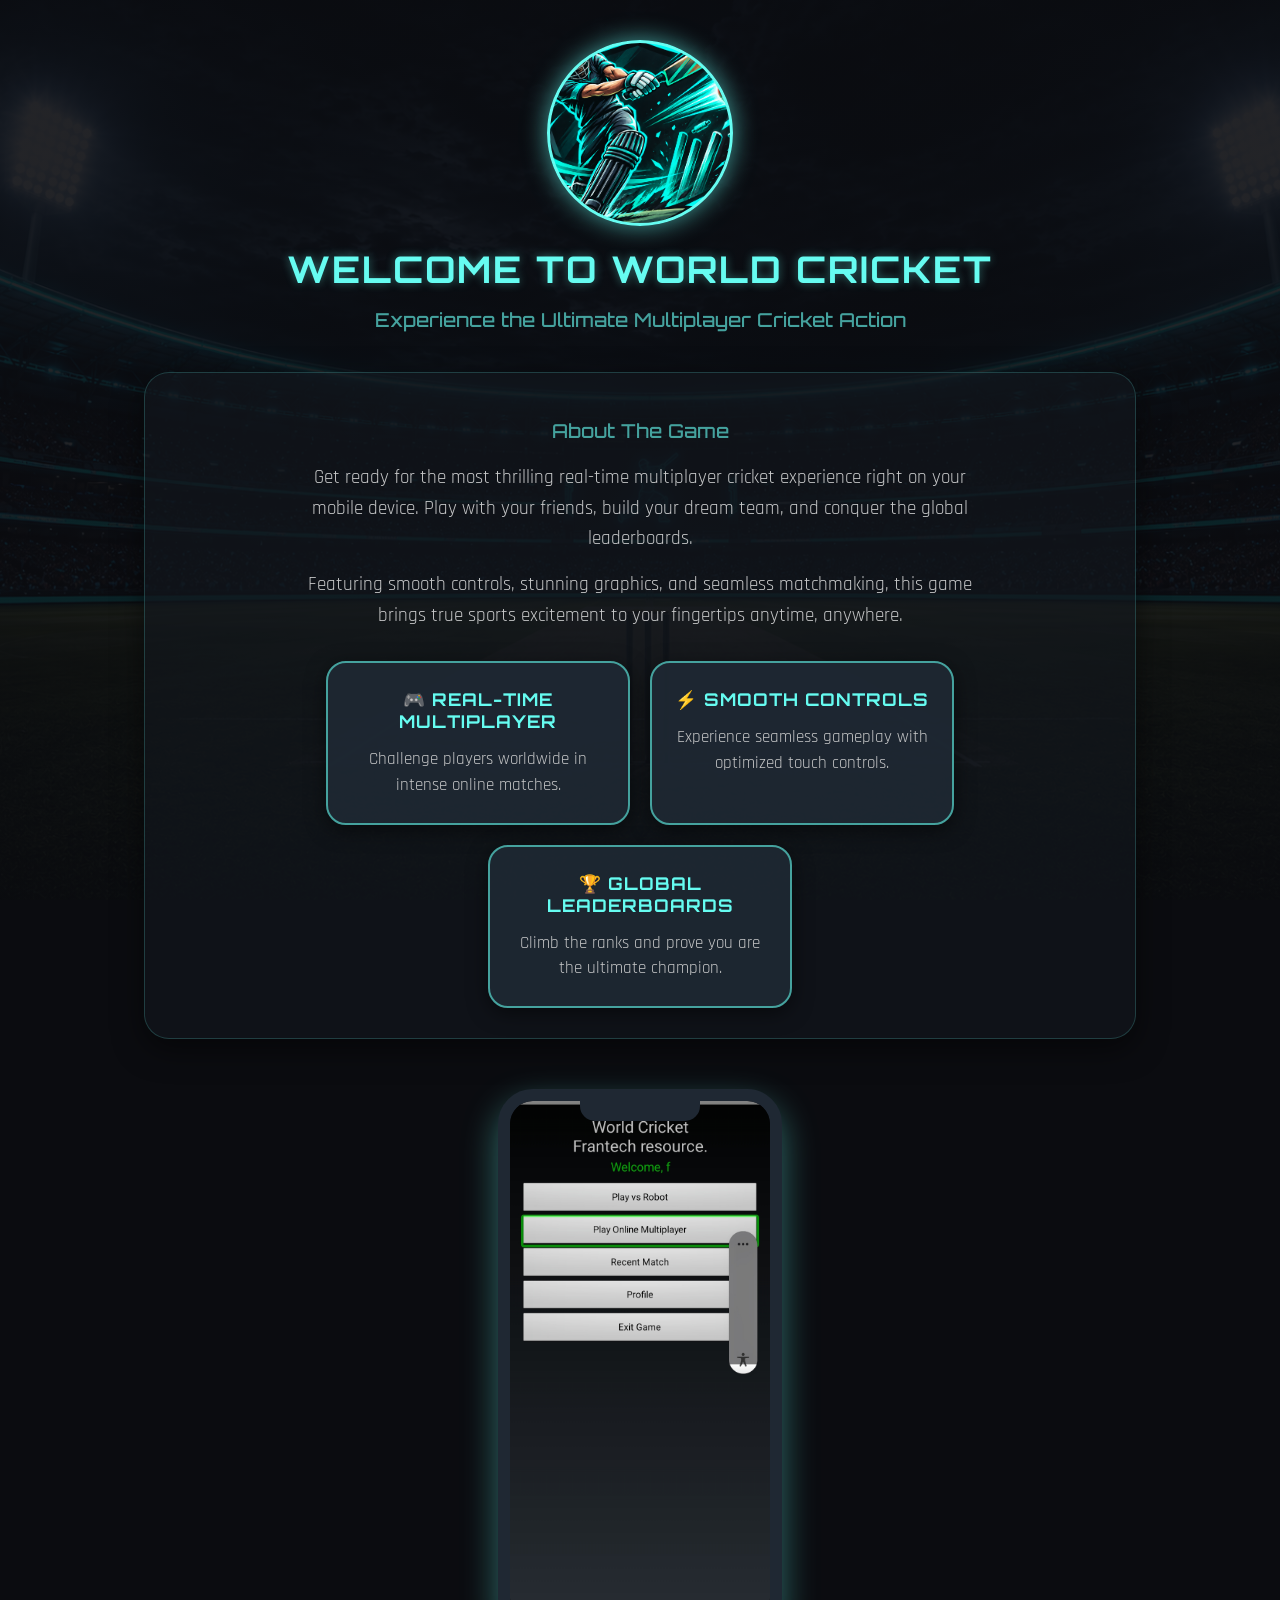
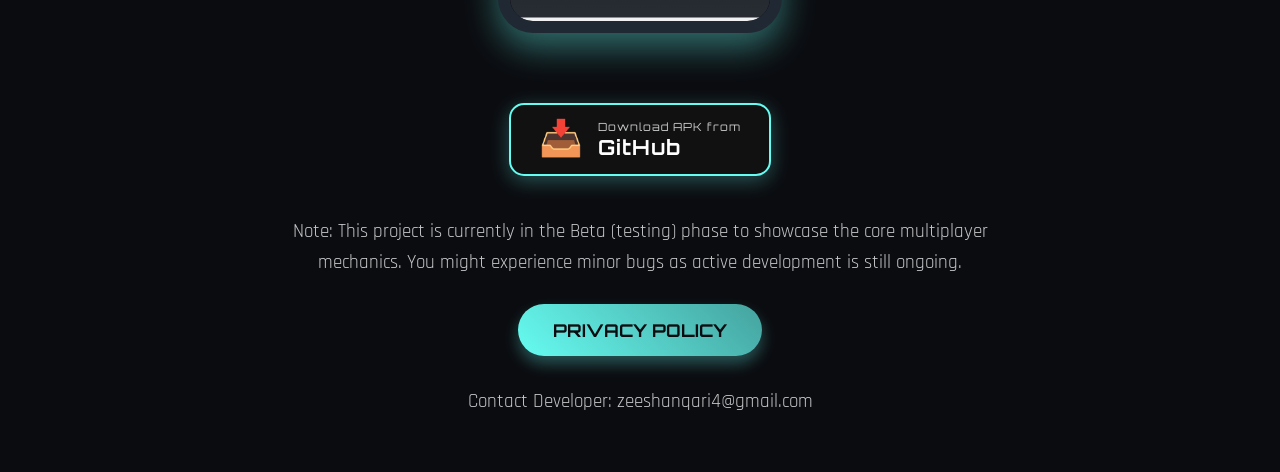
<file: index.html>
<!doctype html>
<html>
<head>
    <meta charset="UTF-8">
    <meta name="viewport" content="width=device-width, initial-scale=1.0">
    <title>World Cricket - Portfolio</title>
    <!-- Google Gaming Fonts -->
    <link href="https://fonts.googleapis.com/css2?family=Orbitron:wght@500;700&family=Rajdhani:wght@500;700&display=swap" rel="stylesheet">
    <link rel="stylesheet" href="st.css?v=3">
</head>
<body>
    
    <!-- Circular Logo Container -->
    <div class="logo-container">
        <div class="app-logo"></div>
    </div>

    <h1>Welcome to World Cricket</h1>
    <h2>Experience the Ultimate Multiplayer Cricket Action</h2>
    
    <!-- About & Features Section -->
    <div class="about-section">
        <h2>About The Game</h2>
        <p>Get ready for the most thrilling real-time multiplayer cricket experience right on your mobile device. Play with your friends, build your dream team, and conquer the global leaderboards.</p>
        <p>Featuring smooth controls, stunning graphics, and seamless matchmaking, this game brings true sports excitement to your fingertips anytime, anywhere.</p>

        <div class="features-section">
            <div class="feature-card">
                <h3>🎮 Real-Time Multiplayer</h3>
                <p>Challenge players worldwide in intense online matches.</p>
            </div>
            <div class="feature-card">
                <h3>⚡ Smooth Controls</h3>
                <p>Experience seamless gameplay with optimized touch controls.</p>
            </div>
            <div class="feature-card">
                <h3>🏆 Global Leaderboards</h3>
                <p>Climb the ranks and prove you are the ultimate champion.</p>
            </div>
        </div>
    </div>
    
    <div class="mobile-mockup">
        <div class="phone-frame">
            <img src="sh.jpg" alt="Game Screenshot" class="phone-screen">
        </div>
    </div>
    
    <!-- Updated Direct GitHub Raw Download Link -->
    <a href="https://raw.githubusercontent.com/zeeshanqari/world-cricket/main/World%20cricket.%20_1.0.apk" class="download-badge" download="WorldCricketGame.apk">
        <span class="badge-icon">📥</span>
        <div class="badge-text">
            <span class="small-text">Download APK from</span>
            <span class="big-text">GitHub</span>
        </div>
    </a>

    <br><br>
    
    <p>Note: This project is currently in the Beta (testing) phase to showcase the core multiplayer mechanics. You might experience minor bugs as active development is still ongoing.</p>

    <a href="privacypolicy.html">
        <button>Privacy Policy</button>
    </a>

    <br><br>

    <p>Contact Developer: zeeshanqari4@gmail.com</p>

</body>
</html>
</file>
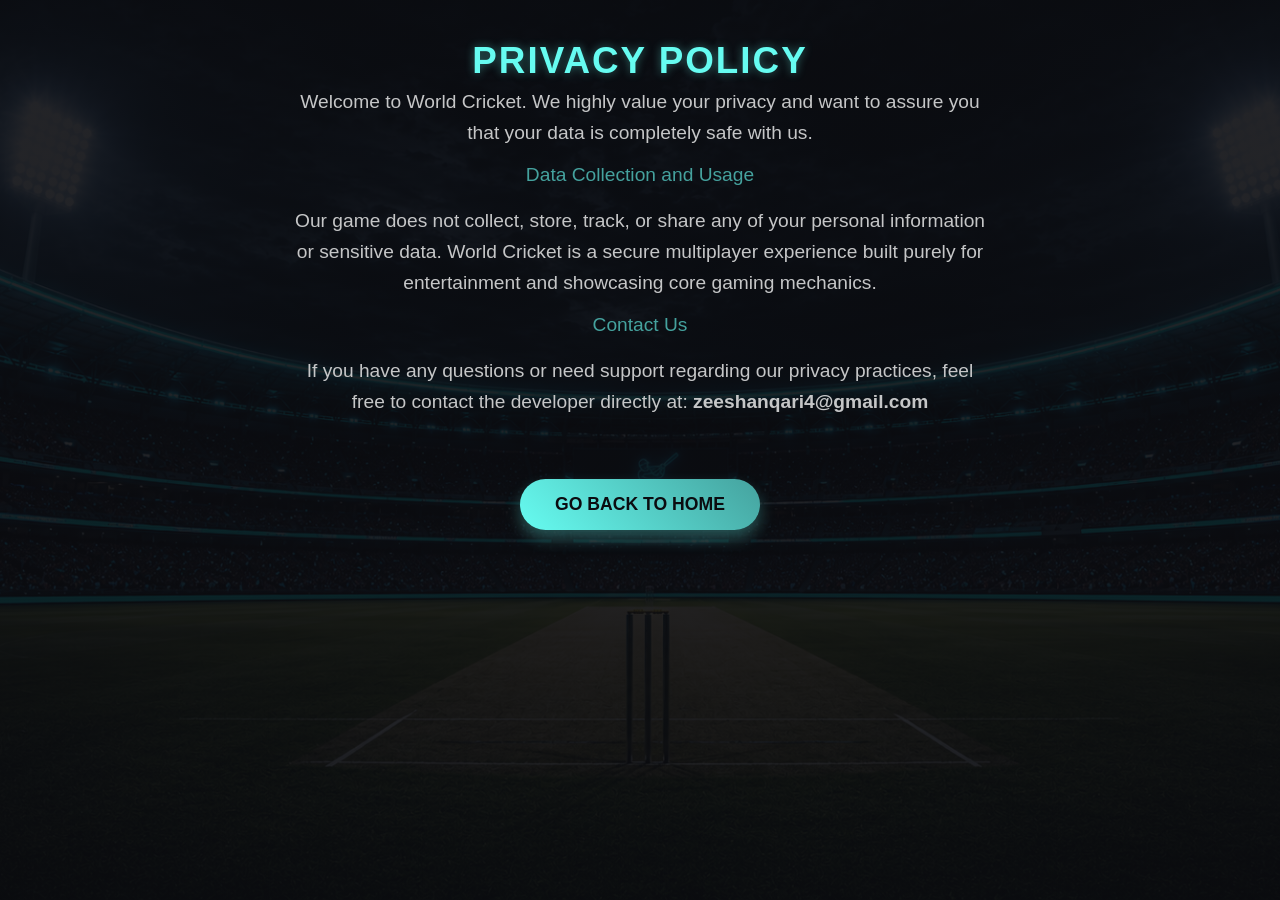
<file: privacypolicy.html>
<!DOCTYPE html>
<html>
<head>
    <title>Privacy Policy - World Cricket</title>
    <!-- Link external CSS stylesheet for professional styling -->
    <link rel="stylesheet" href="st.css">
</head>
<body>
    <h1>Privacy Policy</h1>
    
    <p>Welcome to World Cricket. We highly value your privacy and want to assure you that your data is completely safe with us.</p>
    
    <h2>Data Collection and Usage</h2>
    <p>Our game does not collect, store, track, or share any of your personal information or sensitive data. World Cricket is a secure multiplayer experience built purely for entertainment and showcasing core gaming mechanics.</p>
    
    <h2>Contact Us</h2>
    <p>If you have any questions or need support regarding our privacy practices, feel free to contact the developer directly at: <strong>zeeshanqari4@gmail.com</strong></p>

    <br><br>

    <!-- Return to Home Page Button -->
    <a href="index.html">
        <button>Go Back to Home</button>
    </a>
</body>
</html>
</file>
<file: st.css>
body {
    background-image: linear-gradient(rgba(11, 12, 16, 0.90), rgba(11, 12, 16, 0.90)), url('bg.png');
    background-size: cover;
    background-position: center;
    background-attachment: fixed;
    background-color: #0b0c10;
    color: #c5c6c7;
    font-family: 'Rajdhani', sans-serif;
    text-align: center;
    margin: 0;
    padding: 40px 20px;
}

/* 100% Guaranteed Circular Logo using Background-Image Trick */
.app-logo {
    width: 180px;
    height: 180px;
    border-radius: 50%;
    border: 3px solid #66fcf1;
    box-shadow: 0px 0px 25px rgba(102, 252, 241, 0.6);
    background-image: url('logo.png');
    background-size: 135%; /* This zooms the image perfectly from the center */
    background-position: center;
    background-repeat: no-repeat;
    margin: 0 auto 20px auto;
}

h1 {
    font-family: 'Orbitron', sans-serif;
    color: #66fcf1;
    font-size: 2.3em;
    text-transform: uppercase;
    letter-spacing: 2px;
    margin-bottom: 5px;
    margin-top: 0;
    text-shadow: 0 0 10px rgba(102, 252, 241, 0.4);
}

h2 {
    font-family: 'Orbitron', sans-serif;
    color: #45a29e;
    font-size: 1.2em;
    font-weight: 500;
    margin-bottom: 20px;
}

p {
    font-size: 1.2em;
    line-height: 1.6;
    max-width: 700px;
    margin: 0 auto 15px auto;
}

/* About & Features Section Styling */
.about-section {
    background-color: rgba(19, 24, 31, 0.6);
    border: 1px solid rgba(69, 162, 158, 0.3);
    border-radius: 25px;
    padding: 30px 20px;
    margin: 40px auto;
    max-width: 950px;
    box-shadow: 0px 10px 30px rgba(0, 0, 0, 0.5);
}

.features-section {
    display: flex;
    flex-wrap: wrap;
    justify-content: center;
    gap: 20px;
    margin-top: 30px;
}

.feature-card {
    background-color: rgba(31, 40, 51, 0.9);
    border: 2px solid #45a29e;
    border-radius: 20px;
    padding: 25px 20px;
    width: 260px;
    box-shadow: 0px 5px 20px rgba(0, 0, 0, 0.5);
    transition: all 0.3s ease;
}

.feature-card:hover {
    transform: translateY(-5px);
    border-color: #66fcf1;
    box-shadow: 0px 0px 25px rgba(102, 252, 241, 0.5);
}

.feature-card h3 {
    font-family: 'Orbitron', sans-serif;
    color: #66fcf1;
    font-size: 1.1em;
    margin-top: 0;
    margin-bottom: 15px;
    text-transform: uppercase;
    letter-spacing: 1px;
}

.feature-card p {
    font-size: 1.05em;
    color: #c5c6c7;
    margin: 0;
    line-height: 1.5;
}

.mobile-mockup {
    margin: 50px auto;
    display: flex;
    justify-content: center;
}

.phone-frame {
    width: 260px;
    height: 520px;
    border: 12px solid #1f2833;
    border-radius: 35px;
    box-shadow: 0px 15px 35px rgba(102, 252, 241, 0.4);
    position: relative;
    background-color: #0b0c10;
    overflow: hidden;
}

.phone-frame::before {
    content: '';
    position: absolute;
    top: 0;
    left: 50%;
    transform: translateX(-50%);
    width: 120px;
    height: 20px;
    background-color: #1f2833;
    border-bottom-left-radius: 15px;
    border-bottom-right-radius: 15px;
    z-index: 2;
}

.phone-screen {
    width: 100%;
    height: 100%;
    object-fit: cover;
    border-radius: 22px;
}

button {
    font-family: 'Orbitron', sans-serif;
    background: linear-gradient(45deg, #66fcf1, #45a29e);
    color: #0b0c10;
    border: none;
    padding: 15px 35px;
    font-size: 1.1em;
    font-weight: bold;
    border-radius: 30px;
    cursor: pointer;
    text-transform: uppercase;
    box-shadow: 0px 8px 15px rgba(102, 252, 241, 0.3);
    transition: all 0.3s ease 0s;
    margin: 10px;
}

button:hover {
    transform: translateY(-3px) scale(1.05);
    box-shadow: 0px 15px 20px rgba(102, 252, 241, 0.6);
}

a {
    text-decoration: none;
}

.download-badge {
    display: inline-flex;
    align-items: center;
    background-color: #111;
    border: 2px solid #66fcf1;
    color: #fff;
    padding: 12px 28px;
    border-radius: 15px;
    text-decoration: none;
    transition: all 0.3s ease;
    box-shadow: 0px 5px 20px rgba(102, 252, 241, 0.3);
    margin: 20px auto;
}

.download-badge:hover {
    background-color: #1f2833;
    transform: translateY(-3px);
    box-shadow: 0px 0px 25px rgba(102, 252, 241, 0.7);
}

.badge-icon {
    font-size: 2.2em;
    margin-right: 15px;
}

.badge-text {
    display: flex;
    flex-direction: column;
    text-align: left;
}

.badge-text .small-text {
    font-family: 'Orbitron', sans-serif;
    font-size: 0.7em;
    letter-spacing: 1px;
    color: #c5c6c7;
}

.badge-text .big-text {
    font-family: 'Orbitron', sans-serif;
    font-size: 1.3em;
    font-weight: bold;
    color: #ffffff;
    letter-spacing: 1px;
}
</file>
